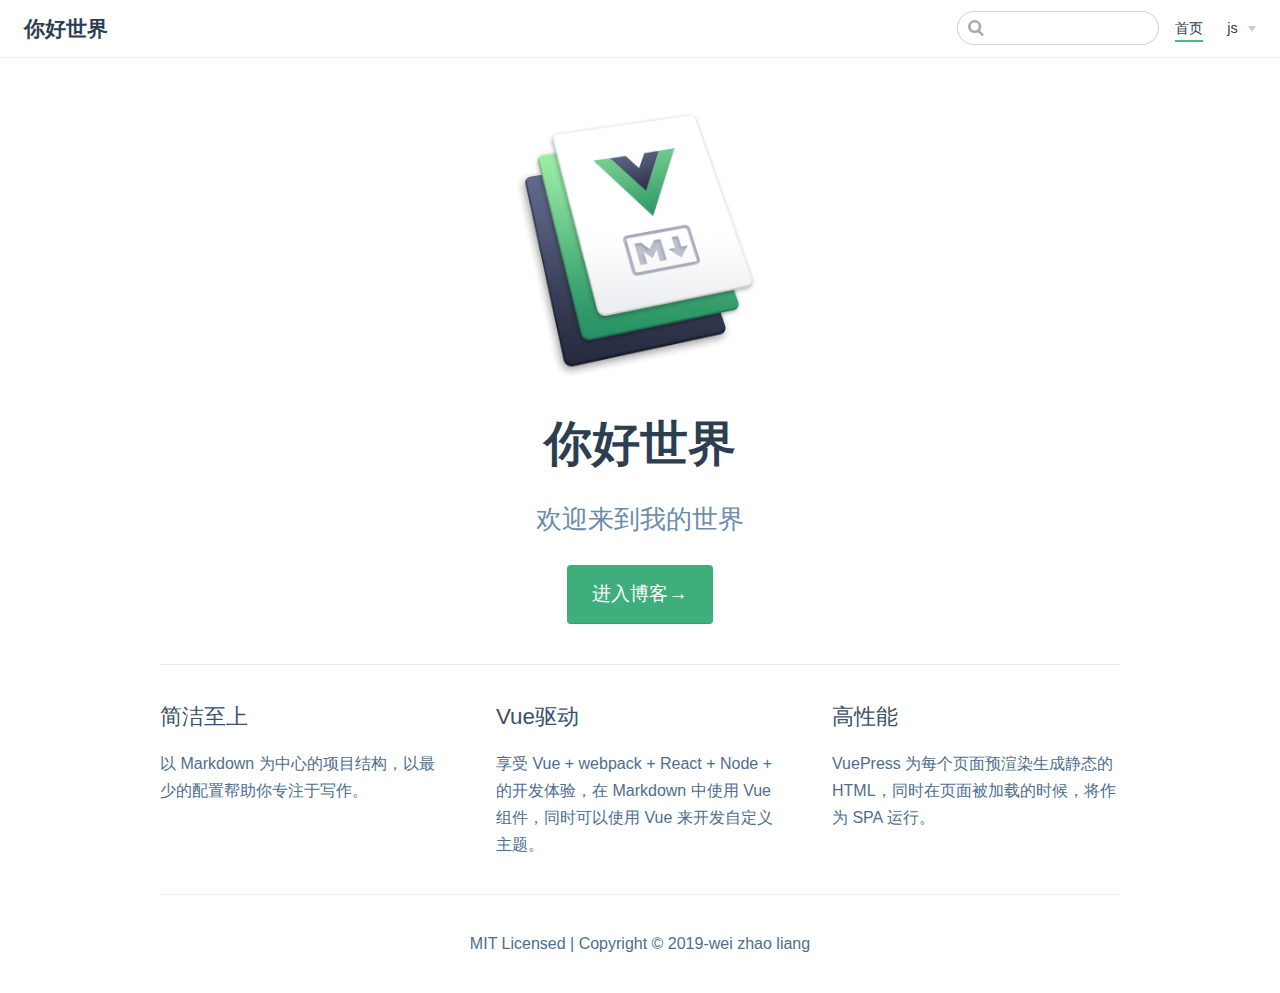
<file: index.html>
<!DOCTYPE html>
<html lang="en-US">
  <head>
    <meta charset="utf-8">
    <meta name="viewport" content="width=device-width,initial-scale=1">
    <title>你好世界</title>
    <meta name="description" content="欢迎来到我的世界">
    
    
    <link rel="preload" href="/assets/css/0.styles.cb16a670.css" as="style"><link rel="preload" href="/assets/js/app.2795dc5e.js" as="script"><link rel="preload" href="/assets/js/2.aa29f38f.js" as="script"><link rel="preload" href="/assets/js/5.f435743f.js" as="script"><link rel="prefetch" href="/assets/js/10.daba8064.js"><link rel="prefetch" href="/assets/js/11.92a8e02c.js"><link rel="prefetch" href="/assets/js/3.4bc72901.js"><link rel="prefetch" href="/assets/js/4.8a59b792.js"><link rel="prefetch" href="/assets/js/6.cafd929c.js"><link rel="prefetch" href="/assets/js/7.6dcc001c.js"><link rel="prefetch" href="/assets/js/8.ed8a7161.js"><link rel="prefetch" href="/assets/js/9.f69f357f.js">
    <link rel="stylesheet" href="/assets/css/0.styles.cb16a670.css">
  </head>
  <body>
    <div id="app" data-server-rendered="true"><div class="theme-container no-sidebar"><header class="navbar"><div class="sidebar-button"><svg xmlns="http://www.w3.org/2000/svg" aria-hidden="true" role="img" viewBox="0 0 448 512" class="icon"><path fill="currentColor" d="M436 124H12c-6.627 0-12-5.373-12-12V80c0-6.627 5.373-12 12-12h424c6.627 0 12 5.373 12 12v32c0 6.627-5.373 12-12 12zm0 160H12c-6.627 0-12-5.373-12-12v-32c0-6.627 5.373-12 12-12h424c6.627 0 12 5.373 12 12v32c0 6.627-5.373 12-12 12zm0 160H12c-6.627 0-12-5.373-12-12v-32c0-6.627 5.373-12 12-12h424c6.627 0 12 5.373 12 12v32c0 6.627-5.373 12-12 12z"></path></svg></div> <a href="/" class="home-link router-link-exact-active router-link-active"><!----> <span class="site-name">你好世界</span></a> <div class="links"><div class="search-box"><input aria-label="Search" autocomplete="off" spellcheck="false" value=""> <!----></div> <nav class="nav-links can-hide"><div class="nav-item"><a href="/" class="nav-link router-link-exact-active router-link-active">首页</a></div><div class="nav-item"><div class="dropdown-wrapper"><a class="dropdown-title"><span class="title">js</span> <span class="arrow right"></span></a> <ul class="nav-dropdown" style="display:none;"><li class="dropdown-item"><!----> <a href="/js/" class="nav-link">js基础</a></li><li class="dropdown-item"><!----> <a href="/jsg/" class="nav-link">js高级</a></li></ul></div></div> <!----></nav></div></header> <div class="sidebar-mask"></div> <aside class="sidebar"><nav class="nav-links"><div class="nav-item"><a href="/" class="nav-link router-link-exact-active router-link-active">首页</a></div><div class="nav-item"><div class="dropdown-wrapper"><a class="dropdown-title"><span class="title">js</span> <span class="arrow right"></span></a> <ul class="nav-dropdown" style="display:none;"><li class="dropdown-item"><!----> <a href="/js/" class="nav-link">js基础</a></li><li class="dropdown-item"><!----> <a href="/jsg/" class="nav-link">js高级</a></li></ul></div></div> <!----></nav>  <ul class="sidebar-links"><li><section class="sidebar-group collapsable depth-0"><p class="sidebar-heading open"><span>vue学习</span> <span class="arrow down"></span></p> <ul class="sidebar-links sidebar-group-items"><li><a href="/vuex/" class="sidebar-link">vuepress 搭建个人博客</a></li><li><a href="/props/" class="sidebar-link">这是 props 页面</a></li></ul></section></li></ul> </aside> <main aria-labelledby="main-title" class="home"><header class="hero"><img src="/hero.png" alt="hero"> <h1 id="main-title">你好世界</h1> <p class="description">
      欢迎来到我的世界
    </p> <p class="action"><a href="/zh/guide/" class="nav-link action-button">进入博客→</a></p></header> <div class="features"><div class="feature"><h2>简洁至上</h2> <p>以 Markdown 为中心的项目结构，以最少的配置帮助你专注于写作。</p></div><div class="feature"><h2>Vue驱动</h2> <p>享受 Vue + webpack + React + Node + 的开发体验，在 Markdown 中使用 Vue 组件，同时可以使用 Vue 来开发自定义主题。</p></div><div class="feature"><h2>高性能</h2> <p>VuePress 为每个页面预渲染生成静态的 HTML，同时在页面被加载的时候，将作为 SPA 运行。</p></div></div> <div class="theme-default-content custom content__default"></div> <div class="footer">
    MIT Licensed | Copyright © 2019-wei zhao liang
  </div></main></div><div class="global-ui"></div></div>
    <script src="/assets/js/app.2795dc5e.js" defer></script><script src="/assets/js/2.aa29f38f.js" defer></script><script src="/assets/js/5.f435743f.js" defer></script>
  </body>
</html>
</file>
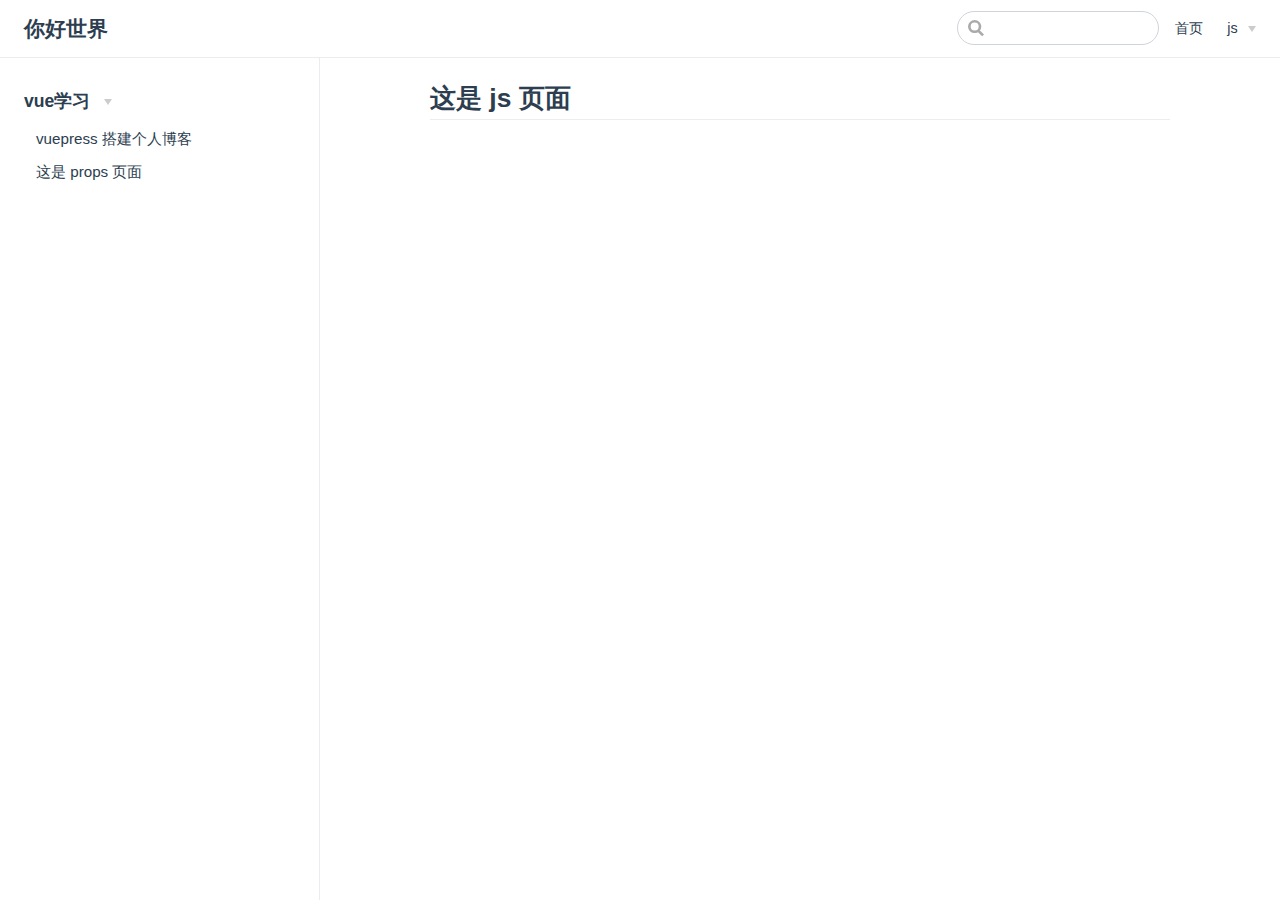
<file: js/index.html>
<!DOCTYPE html>
<html lang="en-US">
  <head>
    <meta charset="utf-8">
    <meta name="viewport" content="width=device-width,initial-scale=1">
    <title>这是 js 页面 | 你好世界</title>
    <meta name="description" content="欢迎来到我的世界">
    
    
    <link rel="preload" href="/assets/css/0.styles.cb16a670.css" as="style"><link rel="preload" href="/assets/js/app.2795dc5e.js" as="script"><link rel="preload" href="/assets/js/2.aa29f38f.js" as="script"><link rel="preload" href="/assets/js/6.cafd929c.js" as="script"><link rel="prefetch" href="/assets/js/10.daba8064.js"><link rel="prefetch" href="/assets/js/11.92a8e02c.js"><link rel="prefetch" href="/assets/js/3.4bc72901.js"><link rel="prefetch" href="/assets/js/4.8a59b792.js"><link rel="prefetch" href="/assets/js/5.f435743f.js"><link rel="prefetch" href="/assets/js/7.6dcc001c.js"><link rel="prefetch" href="/assets/js/8.ed8a7161.js"><link rel="prefetch" href="/assets/js/9.f69f357f.js">
    <link rel="stylesheet" href="/assets/css/0.styles.cb16a670.css">
  </head>
  <body>
    <div id="app" data-server-rendered="true"><div class="theme-container"><header class="navbar"><div class="sidebar-button"><svg xmlns="http://www.w3.org/2000/svg" aria-hidden="true" role="img" viewBox="0 0 448 512" class="icon"><path fill="currentColor" d="M436 124H12c-6.627 0-12-5.373-12-12V80c0-6.627 5.373-12 12-12h424c6.627 0 12 5.373 12 12v32c0 6.627-5.373 12-12 12zm0 160H12c-6.627 0-12-5.373-12-12v-32c0-6.627 5.373-12 12-12h424c6.627 0 12 5.373 12 12v32c0 6.627-5.373 12-12 12zm0 160H12c-6.627 0-12-5.373-12-12v-32c0-6.627 5.373-12 12-12h424c6.627 0 12 5.373 12 12v32c0 6.627-5.373 12-12 12z"></path></svg></div> <a href="/" class="home-link router-link-active"><!----> <span class="site-name">你好世界</span></a> <div class="links"><div class="search-box"><input aria-label="Search" autocomplete="off" spellcheck="false" value=""> <!----></div> <nav class="nav-links can-hide"><div class="nav-item"><a href="/" class="nav-link">首页</a></div><div class="nav-item"><div class="dropdown-wrapper"><a class="dropdown-title"><span class="title">js</span> <span class="arrow right"></span></a> <ul class="nav-dropdown" style="display:none;"><li class="dropdown-item"><!----> <a href="/js/" class="nav-link router-link-exact-active router-link-active">js基础</a></li><li class="dropdown-item"><!----> <a href="/jsg/" class="nav-link">js高级</a></li></ul></div></div> <!----></nav></div></header> <div class="sidebar-mask"></div> <aside class="sidebar"><nav class="nav-links"><div class="nav-item"><a href="/" class="nav-link">首页</a></div><div class="nav-item"><div class="dropdown-wrapper"><a class="dropdown-title"><span class="title">js</span> <span class="arrow right"></span></a> <ul class="nav-dropdown" style="display:none;"><li class="dropdown-item"><!----> <a href="/js/" class="nav-link router-link-exact-active router-link-active">js基础</a></li><li class="dropdown-item"><!----> <a href="/jsg/" class="nav-link">js高级</a></li></ul></div></div> <!----></nav>  <ul class="sidebar-links"><li><section class="sidebar-group collapsable depth-0"><p class="sidebar-heading open"><span>vue学习</span> <span class="arrow down"></span></p> <ul class="sidebar-links sidebar-group-items"><li><a href="/vuex/" class="sidebar-link">vuepress 搭建个人博客</a></li><li><a href="/props/" class="sidebar-link">这是 props 页面</a></li></ul></section></li></ul> </aside> <main class="page"> <div class="theme-default-content content__default"><h2 id="这是-js-页面"><a href="#这是-js-页面" aria-hidden="true" class="header-anchor">#</a> 这是 js 页面</h2></div> <footer class="page-edit"><!----> <!----></footer> <!----> </main></div><div class="global-ui"></div></div>
    <script src="/assets/js/app.2795dc5e.js" defer></script><script src="/assets/js/2.aa29f38f.js" defer></script><script src="/assets/js/6.cafd929c.js" defer></script>
  </body>
</html>
</file>
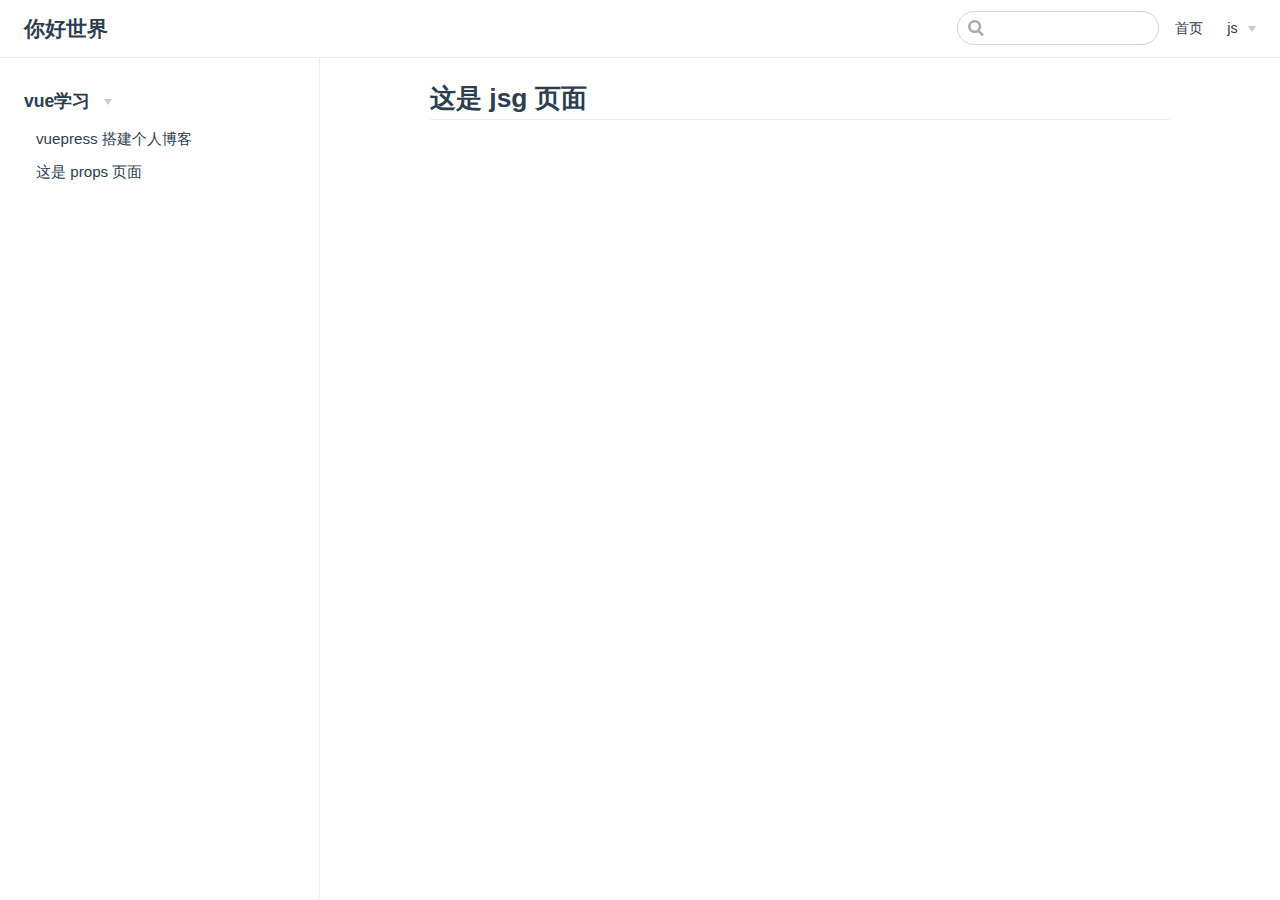
<file: jsg/index.html>
<!DOCTYPE html>
<html lang="en-US">
  <head>
    <meta charset="utf-8">
    <meta name="viewport" content="width=device-width,initial-scale=1">
    <title>这是 jsg 页面 | 你好世界</title>
    <meta name="description" content="欢迎来到我的世界">
    
    
    <link rel="preload" href="/assets/css/0.styles.cb16a670.css" as="style"><link rel="preload" href="/assets/js/app.2795dc5e.js" as="script"><link rel="preload" href="/assets/js/2.aa29f38f.js" as="script"><link rel="preload" href="/assets/js/7.6dcc001c.js" as="script"><link rel="prefetch" href="/assets/js/10.daba8064.js"><link rel="prefetch" href="/assets/js/11.92a8e02c.js"><link rel="prefetch" href="/assets/js/3.4bc72901.js"><link rel="prefetch" href="/assets/js/4.8a59b792.js"><link rel="prefetch" href="/assets/js/5.f435743f.js"><link rel="prefetch" href="/assets/js/6.cafd929c.js"><link rel="prefetch" href="/assets/js/8.ed8a7161.js"><link rel="prefetch" href="/assets/js/9.f69f357f.js">
    <link rel="stylesheet" href="/assets/css/0.styles.cb16a670.css">
  </head>
  <body>
    <div id="app" data-server-rendered="true"><div class="theme-container"><header class="navbar"><div class="sidebar-button"><svg xmlns="http://www.w3.org/2000/svg" aria-hidden="true" role="img" viewBox="0 0 448 512" class="icon"><path fill="currentColor" d="M436 124H12c-6.627 0-12-5.373-12-12V80c0-6.627 5.373-12 12-12h424c6.627 0 12 5.373 12 12v32c0 6.627-5.373 12-12 12zm0 160H12c-6.627 0-12-5.373-12-12v-32c0-6.627 5.373-12 12-12h424c6.627 0 12 5.373 12 12v32c0 6.627-5.373 12-12 12zm0 160H12c-6.627 0-12-5.373-12-12v-32c0-6.627 5.373-12 12-12h424c6.627 0 12 5.373 12 12v32c0 6.627-5.373 12-12 12z"></path></svg></div> <a href="/" class="home-link router-link-active"><!----> <span class="site-name">你好世界</span></a> <div class="links"><div class="search-box"><input aria-label="Search" autocomplete="off" spellcheck="false" value=""> <!----></div> <nav class="nav-links can-hide"><div class="nav-item"><a href="/" class="nav-link">首页</a></div><div class="nav-item"><div class="dropdown-wrapper"><a class="dropdown-title"><span class="title">js</span> <span class="arrow right"></span></a> <ul class="nav-dropdown" style="display:none;"><li class="dropdown-item"><!----> <a href="/js/" class="nav-link">js基础</a></li><li class="dropdown-item"><!----> <a href="/jsg/" class="nav-link router-link-exact-active router-link-active">js高级</a></li></ul></div></div> <!----></nav></div></header> <div class="sidebar-mask"></div> <aside class="sidebar"><nav class="nav-links"><div class="nav-item"><a href="/" class="nav-link">首页</a></div><div class="nav-item"><div class="dropdown-wrapper"><a class="dropdown-title"><span class="title">js</span> <span class="arrow right"></span></a> <ul class="nav-dropdown" style="display:none;"><li class="dropdown-item"><!----> <a href="/js/" class="nav-link">js基础</a></li><li class="dropdown-item"><!----> <a href="/jsg/" class="nav-link router-link-exact-active router-link-active">js高级</a></li></ul></div></div> <!----></nav>  <ul class="sidebar-links"><li><section class="sidebar-group collapsable depth-0"><p class="sidebar-heading open"><span>vue学习</span> <span class="arrow down"></span></p> <ul class="sidebar-links sidebar-group-items"><li><a href="/vuex/" class="sidebar-link">vuepress 搭建个人博客</a></li><li><a href="/props/" class="sidebar-link">这是 props 页面</a></li></ul></section></li></ul> </aside> <main class="page"> <div class="theme-default-content content__default"><h2 id="这是-jsg-页面"><a href="#这是-jsg-页面" aria-hidden="true" class="header-anchor">#</a> 这是 jsg 页面</h2></div> <footer class="page-edit"><!----> <!----></footer> <!----> </main></div><div class="global-ui"></div></div>
    <script src="/assets/js/app.2795dc5e.js" defer></script><script src="/assets/js/2.aa29f38f.js" defer></script><script src="/assets/js/7.6dcc001c.js" defer></script>
  </body>
</html>
</file>
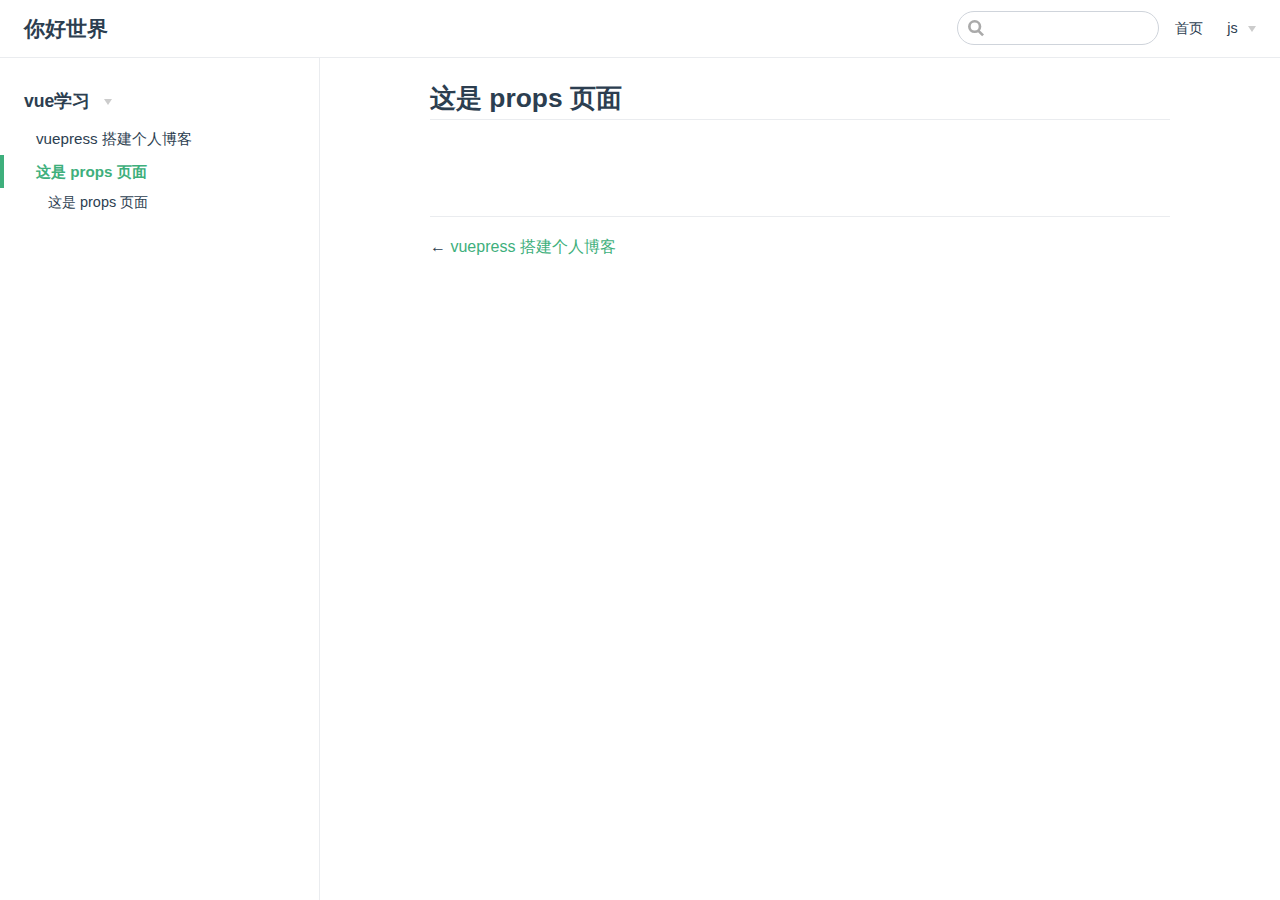
<file: props/index.html>
<!DOCTYPE html>
<html lang="en-US">
  <head>
    <meta charset="utf-8">
    <meta name="viewport" content="width=device-width,initial-scale=1">
    <title>这是 props 页面 | 你好世界</title>
    <meta name="description" content="欢迎来到我的世界">
    
    
    <link rel="preload" href="/assets/css/0.styles.cb16a670.css" as="style"><link rel="preload" href="/assets/js/app.2795dc5e.js" as="script"><link rel="preload" href="/assets/js/2.aa29f38f.js" as="script"><link rel="preload" href="/assets/js/8.ed8a7161.js" as="script"><link rel="prefetch" href="/assets/js/10.daba8064.js"><link rel="prefetch" href="/assets/js/11.92a8e02c.js"><link rel="prefetch" href="/assets/js/3.4bc72901.js"><link rel="prefetch" href="/assets/js/4.8a59b792.js"><link rel="prefetch" href="/assets/js/5.f435743f.js"><link rel="prefetch" href="/assets/js/6.cafd929c.js"><link rel="prefetch" href="/assets/js/7.6dcc001c.js"><link rel="prefetch" href="/assets/js/9.f69f357f.js">
    <link rel="stylesheet" href="/assets/css/0.styles.cb16a670.css">
  </head>
  <body>
    <div id="app" data-server-rendered="true"><div class="theme-container"><header class="navbar"><div class="sidebar-button"><svg xmlns="http://www.w3.org/2000/svg" aria-hidden="true" role="img" viewBox="0 0 448 512" class="icon"><path fill="currentColor" d="M436 124H12c-6.627 0-12-5.373-12-12V80c0-6.627 5.373-12 12-12h424c6.627 0 12 5.373 12 12v32c0 6.627-5.373 12-12 12zm0 160H12c-6.627 0-12-5.373-12-12v-32c0-6.627 5.373-12 12-12h424c6.627 0 12 5.373 12 12v32c0 6.627-5.373 12-12 12zm0 160H12c-6.627 0-12-5.373-12-12v-32c0-6.627 5.373-12 12-12h424c6.627 0 12 5.373 12 12v32c0 6.627-5.373 12-12 12z"></path></svg></div> <a href="/" class="home-link router-link-active"><!----> <span class="site-name">你好世界</span></a> <div class="links"><div class="search-box"><input aria-label="Search" autocomplete="off" spellcheck="false" value=""> <!----></div> <nav class="nav-links can-hide"><div class="nav-item"><a href="/" class="nav-link">首页</a></div><div class="nav-item"><div class="dropdown-wrapper"><a class="dropdown-title"><span class="title">js</span> <span class="arrow right"></span></a> <ul class="nav-dropdown" style="display:none;"><li class="dropdown-item"><!----> <a href="/js/" class="nav-link">js基础</a></li><li class="dropdown-item"><!----> <a href="/jsg/" class="nav-link">js高级</a></li></ul></div></div> <!----></nav></div></header> <div class="sidebar-mask"></div> <aside class="sidebar"><nav class="nav-links"><div class="nav-item"><a href="/" class="nav-link">首页</a></div><div class="nav-item"><div class="dropdown-wrapper"><a class="dropdown-title"><span class="title">js</span> <span class="arrow right"></span></a> <ul class="nav-dropdown" style="display:none;"><li class="dropdown-item"><!----> <a href="/js/" class="nav-link">js基础</a></li><li class="dropdown-item"><!----> <a href="/jsg/" class="nav-link">js高级</a></li></ul></div></div> <!----></nav>  <ul class="sidebar-links"><li><section class="sidebar-group collapsable depth-0"><p class="sidebar-heading open"><span>vue学习</span> <span class="arrow down"></span></p> <ul class="sidebar-links sidebar-group-items"><li><a href="/vuex/" class="sidebar-link">vuepress 搭建个人博客</a></li><li><a href="/props/" class="active sidebar-link">这是 props 页面</a><ul class="sidebar-sub-headers"><li class="sidebar-sub-header"><a href="/props/#这是-props-页面" class="sidebar-link">这是 props 页面</a></li></ul></li></ul></section></li></ul> </aside> <main class="page"> <div class="theme-default-content content__default"><h2 id="这是-props-页面"><a href="#这是-props-页面" aria-hidden="true" class="header-anchor">#</a> 这是 props 页面</h2></div> <footer class="page-edit"><!----> <!----></footer> <div class="page-nav"><p class="inner"><span class="prev">
        ←
        <a href="/vuex/" class="prev">
          vuepress 搭建个人博客
        </a></span> <!----></p></div> </main></div><div class="global-ui"></div></div>
    <script src="/assets/js/app.2795dc5e.js" defer></script><script src="/assets/js/2.aa29f38f.js" defer></script><script src="/assets/js/8.ed8a7161.js" defer></script>
  </body>
</html>
</file>
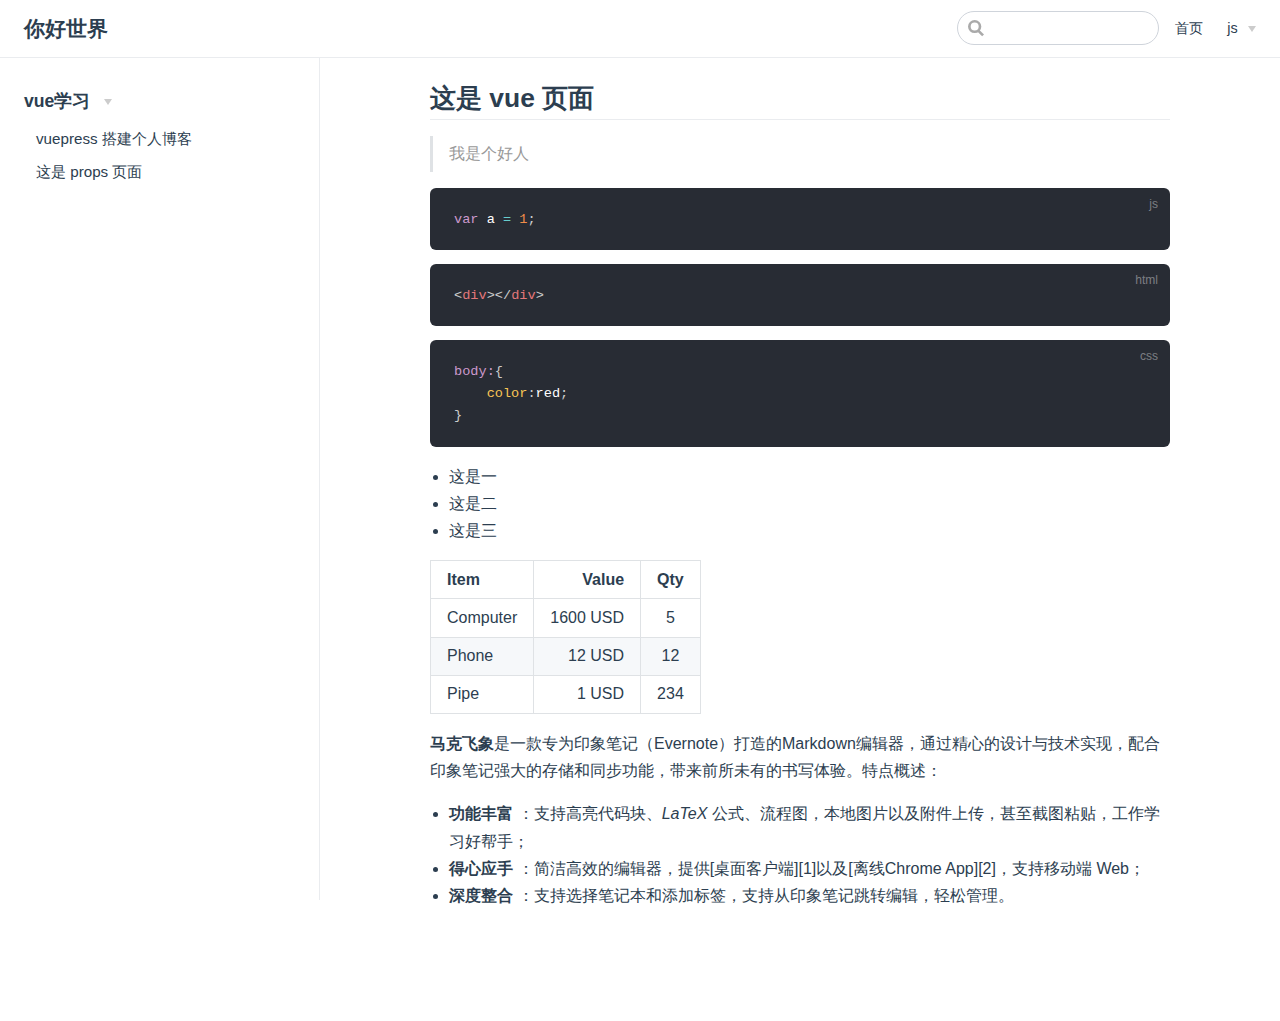
<file: vue/index.html>
<!DOCTYPE html>
<html lang="en-US">
  <head>
    <meta charset="utf-8">
    <meta name="viewport" content="width=device-width,initial-scale=1">
    <title>这是 vue 页面 | 你好世界</title>
    <meta name="description" content="欢迎来到我的世界">
    
    
    <link rel="preload" href="/assets/css/0.styles.cb16a670.css" as="style"><link rel="preload" href="/assets/js/app.2795dc5e.js" as="script"><link rel="preload" href="/assets/js/2.aa29f38f.js" as="script"><link rel="preload" href="/assets/js/9.f69f357f.js" as="script"><link rel="prefetch" href="/assets/js/10.daba8064.js"><link rel="prefetch" href="/assets/js/11.92a8e02c.js"><link rel="prefetch" href="/assets/js/3.4bc72901.js"><link rel="prefetch" href="/assets/js/4.8a59b792.js"><link rel="prefetch" href="/assets/js/5.f435743f.js"><link rel="prefetch" href="/assets/js/6.cafd929c.js"><link rel="prefetch" href="/assets/js/7.6dcc001c.js"><link rel="prefetch" href="/assets/js/8.ed8a7161.js">
    <link rel="stylesheet" href="/assets/css/0.styles.cb16a670.css">
  </head>
  <body>
    <div id="app" data-server-rendered="true"><div class="theme-container"><header class="navbar"><div class="sidebar-button"><svg xmlns="http://www.w3.org/2000/svg" aria-hidden="true" role="img" viewBox="0 0 448 512" class="icon"><path fill="currentColor" d="M436 124H12c-6.627 0-12-5.373-12-12V80c0-6.627 5.373-12 12-12h424c6.627 0 12 5.373 12 12v32c0 6.627-5.373 12-12 12zm0 160H12c-6.627 0-12-5.373-12-12v-32c0-6.627 5.373-12 12-12h424c6.627 0 12 5.373 12 12v32c0 6.627-5.373 12-12 12zm0 160H12c-6.627 0-12-5.373-12-12v-32c0-6.627 5.373-12 12-12h424c6.627 0 12 5.373 12 12v32c0 6.627-5.373 12-12 12z"></path></svg></div> <a href="/" class="home-link router-link-active"><!----> <span class="site-name">你好世界</span></a> <div class="links"><div class="search-box"><input aria-label="Search" autocomplete="off" spellcheck="false" value=""> <!----></div> <nav class="nav-links can-hide"><div class="nav-item"><a href="/" class="nav-link">首页</a></div><div class="nav-item"><div class="dropdown-wrapper"><a class="dropdown-title"><span class="title">js</span> <span class="arrow right"></span></a> <ul class="nav-dropdown" style="display:none;"><li class="dropdown-item"><!----> <a href="/js/" class="nav-link">js基础</a></li><li class="dropdown-item"><!----> <a href="/jsg/" class="nav-link">js高级</a></li></ul></div></div> <!----></nav></div></header> <div class="sidebar-mask"></div> <aside class="sidebar"><nav class="nav-links"><div class="nav-item"><a href="/" class="nav-link">首页</a></div><div class="nav-item"><div class="dropdown-wrapper"><a class="dropdown-title"><span class="title">js</span> <span class="arrow right"></span></a> <ul class="nav-dropdown" style="display:none;"><li class="dropdown-item"><!----> <a href="/js/" class="nav-link">js基础</a></li><li class="dropdown-item"><!----> <a href="/jsg/" class="nav-link">js高级</a></li></ul></div></div> <!----></nav>  <ul class="sidebar-links"><li><section class="sidebar-group collapsable depth-0"><p class="sidebar-heading open"><span>vue学习</span> <span class="arrow down"></span></p> <ul class="sidebar-links sidebar-group-items"><li><a href="/vuex/" class="sidebar-link">vuepress 搭建个人博客</a></li><li><a href="/props/" class="sidebar-link">这是 props 页面</a></li></ul></section></li></ul> </aside> <main class="page"> <div class="theme-default-content content__default"><h2 id="这是-vue-页面"><a href="#这是-vue-页面" aria-hidden="true" class="header-anchor">#</a> 这是 vue 页面</h2> <blockquote><p>我是个好人</p></blockquote> <div class="language-js extra-class"><pre class="language-js"><code><span class="token keyword">var</span> a <span class="token operator">=</span> <span class="token number">1</span><span class="token punctuation">;</span>
</code></pre></div><div class="language-html extra-class"><pre class="language-html"><code><span class="token tag"><span class="token tag"><span class="token punctuation">&lt;</span>div</span><span class="token punctuation">&gt;</span></span><span class="token tag"><span class="token tag"><span class="token punctuation">&lt;/</span>div</span><span class="token punctuation">&gt;</span></span>
</code></pre></div><div class="language-css extra-class"><pre class="language-css"><code><span class="token selector">body:</span><span class="token punctuation">{</span>
    <span class="token property">color</span><span class="token punctuation">:</span>red<span class="token punctuation">;</span>
<span class="token punctuation">}</span>
</code></pre></div><ul><li>这是一</li> <li>这是二</li> <li>这是三</li></ul> <table><thead><tr><th style="text-align:left;">Item</th> <th style="text-align:right;">Value</th> <th style="text-align:center;">Qty</th></tr></thead> <tbody><tr><td style="text-align:left;">Computer</td> <td style="text-align:right;">1600 USD</td> <td style="text-align:center;">5</td></tr> <tr><td style="text-align:left;">Phone</td> <td style="text-align:right;">12 USD</td> <td style="text-align:center;">12</td></tr> <tr><td style="text-align:left;">Pipe</td> <td style="text-align:right;">1 USD</td> <td style="text-align:center;">234</td></tr></tbody></table> <p><strong>马克飞象</strong>是一款专为印象笔记（Evernote）打造的Markdown编辑器，通过精心的设计与技术实现，配合印象笔记强大的存储和同步功能，带来前所未有的书写体验。特点概述：</p> <ul><li><strong>功能丰富</strong> ：支持高亮代码块、<em>LaTeX</em> 公式、流程图，本地图片以及附件上传，甚至截图粘贴，工作学习好帮手；</li> <li><strong>得心应手</strong> ：简洁高效的编辑器，提供[桌面客户端][1]以及[离线Chrome App][2]，支持移动端 Web；</li> <li><strong>深度整合</strong> ：支持选择笔记本和添加标签，支持从印象笔记跳转编辑，轻松管理。</li></ul></div> <footer class="page-edit"><!----> <!----></footer> <!----> </main></div><div class="global-ui"></div></div>
    <script src="/assets/js/app.2795dc5e.js" defer></script><script src="/assets/js/2.aa29f38f.js" defer></script><script src="/assets/js/9.f69f357f.js" defer></script>
  </body>
</html>
</file>
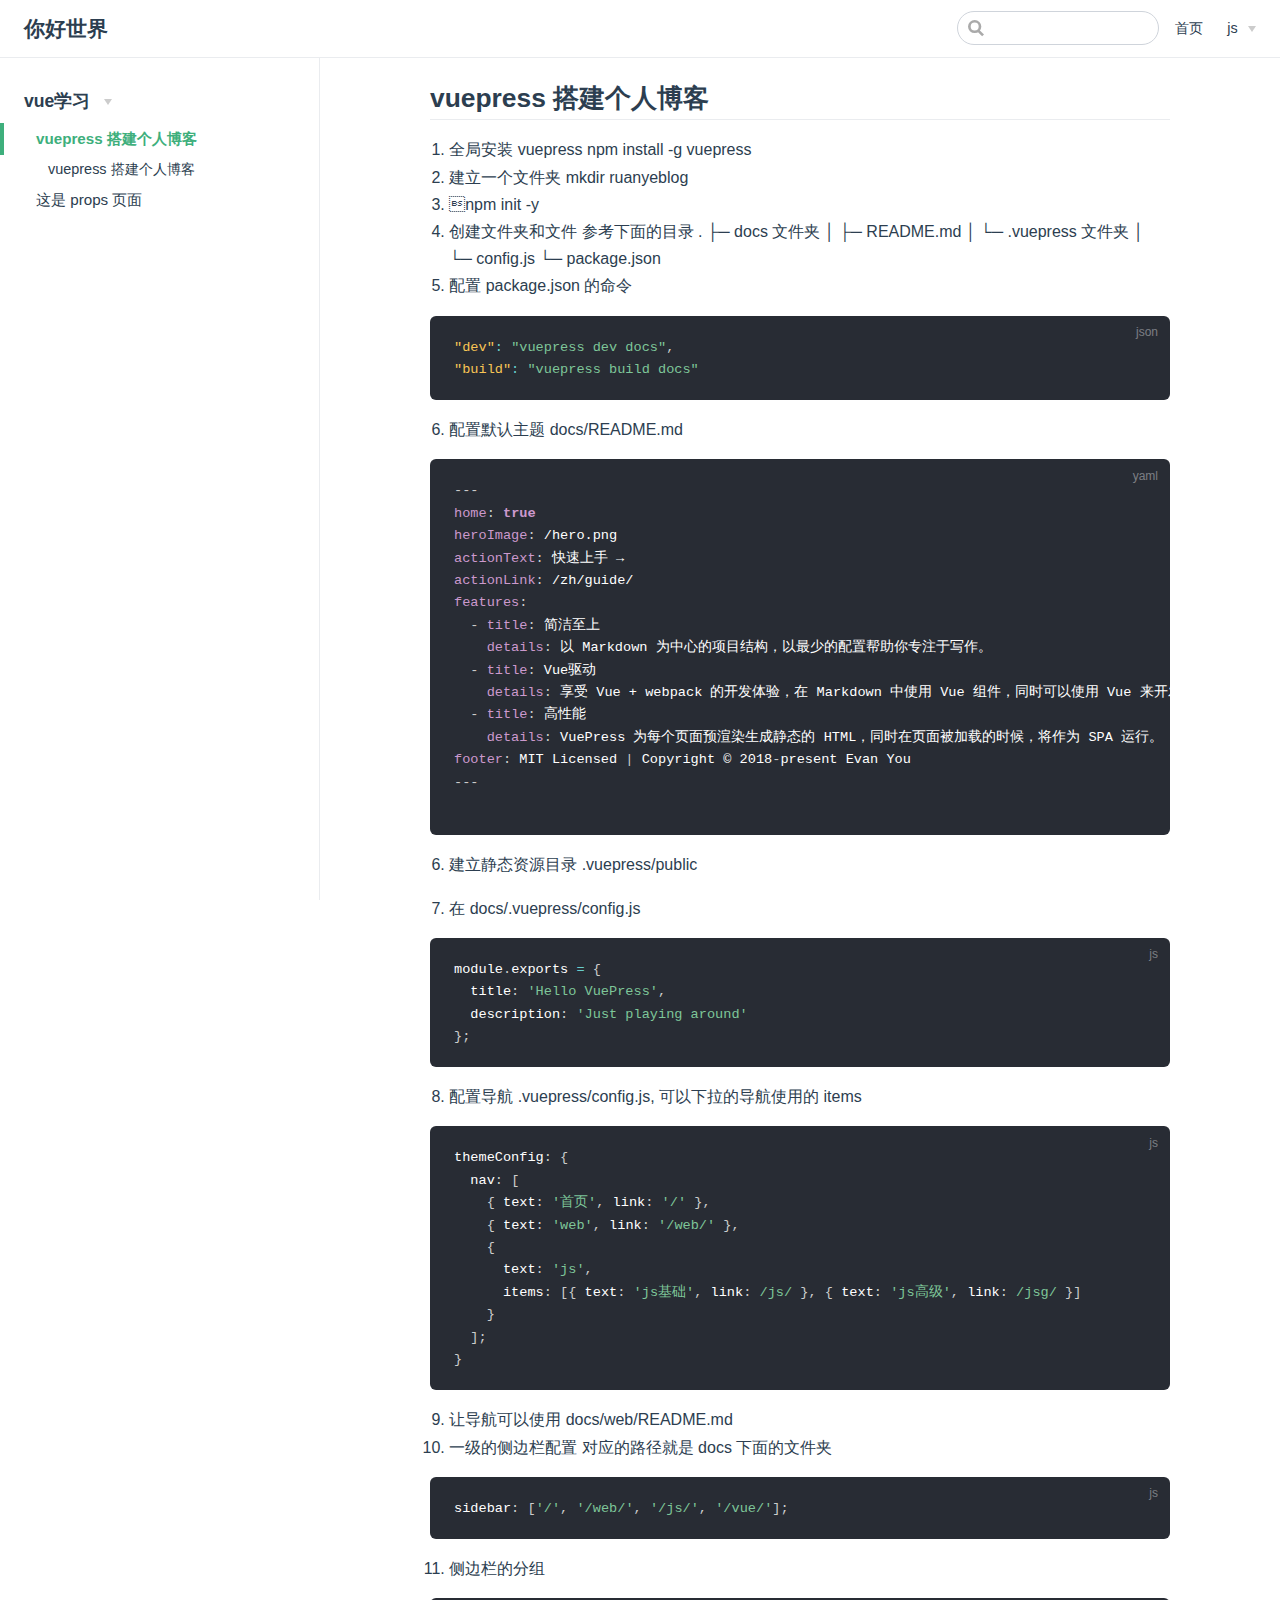
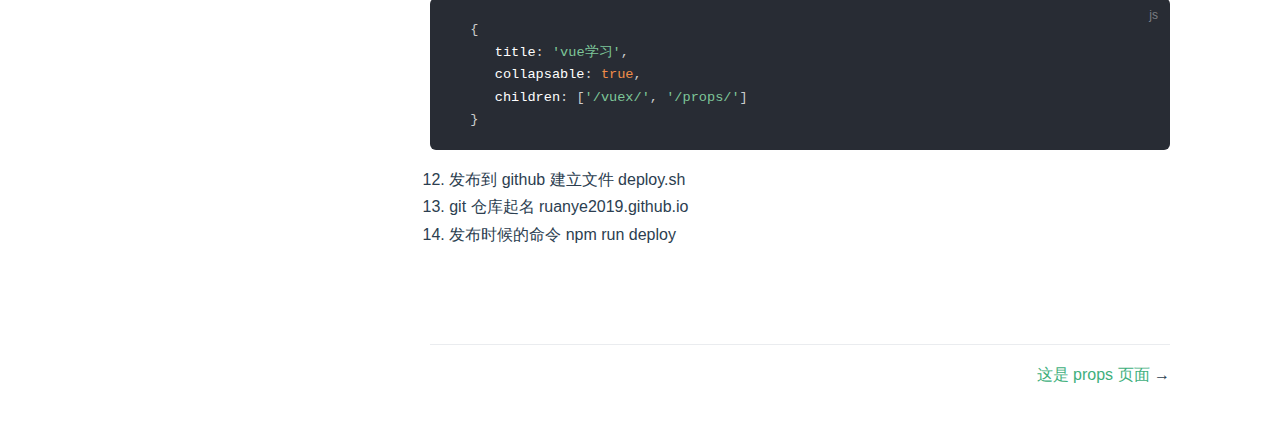
<file: vuex/index.html>
<!DOCTYPE html>
<html lang="en-US">
  <head>
    <meta charset="utf-8">
    <meta name="viewport" content="width=device-width,initial-scale=1">
    <title>vuepress 搭建个人博客 | 你好世界</title>
    <meta name="description" content="欢迎来到我的世界">
    
    
    <link rel="preload" href="/assets/css/0.styles.cb16a670.css" as="style"><link rel="preload" href="/assets/js/app.2795dc5e.js" as="script"><link rel="preload" href="/assets/js/2.aa29f38f.js" as="script"><link rel="preload" href="/assets/js/10.daba8064.js" as="script"><link rel="prefetch" href="/assets/js/11.92a8e02c.js"><link rel="prefetch" href="/assets/js/3.4bc72901.js"><link rel="prefetch" href="/assets/js/4.8a59b792.js"><link rel="prefetch" href="/assets/js/5.f435743f.js"><link rel="prefetch" href="/assets/js/6.cafd929c.js"><link rel="prefetch" href="/assets/js/7.6dcc001c.js"><link rel="prefetch" href="/assets/js/8.ed8a7161.js"><link rel="prefetch" href="/assets/js/9.f69f357f.js">
    <link rel="stylesheet" href="/assets/css/0.styles.cb16a670.css">
  </head>
  <body>
    <div id="app" data-server-rendered="true"><div class="theme-container"><header class="navbar"><div class="sidebar-button"><svg xmlns="http://www.w3.org/2000/svg" aria-hidden="true" role="img" viewBox="0 0 448 512" class="icon"><path fill="currentColor" d="M436 124H12c-6.627 0-12-5.373-12-12V80c0-6.627 5.373-12 12-12h424c6.627 0 12 5.373 12 12v32c0 6.627-5.373 12-12 12zm0 160H12c-6.627 0-12-5.373-12-12v-32c0-6.627 5.373-12 12-12h424c6.627 0 12 5.373 12 12v32c0 6.627-5.373 12-12 12zm0 160H12c-6.627 0-12-5.373-12-12v-32c0-6.627 5.373-12 12-12h424c6.627 0 12 5.373 12 12v32c0 6.627-5.373 12-12 12z"></path></svg></div> <a href="/" class="home-link router-link-active"><!----> <span class="site-name">你好世界</span></a> <div class="links"><div class="search-box"><input aria-label="Search" autocomplete="off" spellcheck="false" value=""> <!----></div> <nav class="nav-links can-hide"><div class="nav-item"><a href="/" class="nav-link">首页</a></div><div class="nav-item"><div class="dropdown-wrapper"><a class="dropdown-title"><span class="title">js</span> <span class="arrow right"></span></a> <ul class="nav-dropdown" style="display:none;"><li class="dropdown-item"><!----> <a href="/js/" class="nav-link">js基础</a></li><li class="dropdown-item"><!----> <a href="/jsg/" class="nav-link">js高级</a></li></ul></div></div> <!----></nav></div></header> <div class="sidebar-mask"></div> <aside class="sidebar"><nav class="nav-links"><div class="nav-item"><a href="/" class="nav-link">首页</a></div><div class="nav-item"><div class="dropdown-wrapper"><a class="dropdown-title"><span class="title">js</span> <span class="arrow right"></span></a> <ul class="nav-dropdown" style="display:none;"><li class="dropdown-item"><!----> <a href="/js/" class="nav-link">js基础</a></li><li class="dropdown-item"><!----> <a href="/jsg/" class="nav-link">js高级</a></li></ul></div></div> <!----></nav>  <ul class="sidebar-links"><li><section class="sidebar-group collapsable depth-0"><p class="sidebar-heading open"><span>vue学习</span> <span class="arrow down"></span></p> <ul class="sidebar-links sidebar-group-items"><li><a href="/vuex/" class="active sidebar-link">vuepress 搭建个人博客</a><ul class="sidebar-sub-headers"><li class="sidebar-sub-header"><a href="/vuex/#vuepress-搭建个人博客" class="sidebar-link">vuepress 搭建个人博客</a></li></ul></li><li><a href="/props/" class="sidebar-link">这是 props 页面</a></li></ul></section></li></ul> </aside> <main class="page"> <div class="theme-default-content content__default"><h2 id="vuepress-搭建个人博客"><a href="#vuepress-搭建个人博客" aria-hidden="true" class="header-anchor">#</a> vuepress 搭建个人博客</h2> <ol><li>全局安装 vuepress
npm install -g vuepress</li> <li>建立一个文件夹
mkdir ruanyeblog</li> <li>npm init -y</li> <li>创建文件夹和文件 参考下面的目录
.
├─ docs 文件夹
│ ├─ README.md
│ └─ .vuepress 文件夹
│ └─ config.js
└─ package.json</li> <li>配置 package.json 的命令</li></ol> <div class="language-json extra-class"><pre class="language-json"><code><span class="token property">&quot;dev&quot;</span><span class="token operator">:</span> <span class="token string">&quot;vuepress dev docs&quot;</span><span class="token punctuation">,</span>
<span class="token property">&quot;build&quot;</span><span class="token operator">:</span> <span class="token string">&quot;vuepress build docs&quot;</span>
</code></pre></div><ol start="6"><li>配置默认主题 docs/README.md</li></ol> <div class="language-yaml extra-class"><pre class="language-yaml"><code><span class="token punctuation">---</span>
<span class="token key atrule">home</span><span class="token punctuation">:</span> <span class="token boolean important">true</span>
<span class="token key atrule">heroImage</span><span class="token punctuation">:</span> /hero.png
<span class="token key atrule">actionText</span><span class="token punctuation">:</span> 快速上手 →
<span class="token key atrule">actionLink</span><span class="token punctuation">:</span> /zh/guide/
<span class="token key atrule">features</span><span class="token punctuation">:</span>
  <span class="token punctuation">-</span> <span class="token key atrule">title</span><span class="token punctuation">:</span> 简洁至上
    <span class="token key atrule">details</span><span class="token punctuation">:</span> 以 Markdown 为中心的项目结构，以最少的配置帮助你专注于写作。
  <span class="token punctuation">-</span> <span class="token key atrule">title</span><span class="token punctuation">:</span> Vue驱动
    <span class="token key atrule">details</span><span class="token punctuation">:</span> 享受 Vue + webpack 的开发体验，在 Markdown 中使用 Vue 组件，同时可以使用 Vue 来开发自定义主题。
  <span class="token punctuation">-</span> <span class="token key atrule">title</span><span class="token punctuation">:</span> 高性能
    <span class="token key atrule">details</span><span class="token punctuation">:</span> VuePress 为每个页面预渲染生成静态的 HTML，同时在页面被加载的时候，将作为 SPA 运行。
<span class="token key atrule">footer</span><span class="token punctuation">:</span> MIT Licensed <span class="token punctuation">|</span> Copyright © 2018<span class="token punctuation">-</span>present Evan You
<span class="token punctuation">---</span>

</code></pre></div><ol start="6"><li><p>建立静态资源目录
.vuepress/public</p></li> <li><p>在 docs/.vuepress/config.js</p></li></ol> <div class="language-js extra-class"><pre class="language-js"><code>module<span class="token punctuation">.</span>exports <span class="token operator">=</span> <span class="token punctuation">{</span>
  title<span class="token punctuation">:</span> <span class="token string">'Hello VuePress'</span><span class="token punctuation">,</span>
  description<span class="token punctuation">:</span> <span class="token string">'Just playing around'</span>
<span class="token punctuation">}</span><span class="token punctuation">;</span>
</code></pre></div><ol start="8"><li>配置导航 .vuepress/config.js,
可以下拉的导航使用的 items</li></ol> <div class="language-js extra-class"><pre class="language-js"><code>themeConfig<span class="token punctuation">:</span> <span class="token punctuation">{</span>
  nav<span class="token punctuation">:</span> <span class="token punctuation">[</span>
    <span class="token punctuation">{</span> text<span class="token punctuation">:</span> <span class="token string">'首页'</span><span class="token punctuation">,</span> link<span class="token punctuation">:</span> <span class="token string">'/'</span> <span class="token punctuation">}</span><span class="token punctuation">,</span>
    <span class="token punctuation">{</span> text<span class="token punctuation">:</span> <span class="token string">'web'</span><span class="token punctuation">,</span> link<span class="token punctuation">:</span> <span class="token string">'/web/'</span> <span class="token punctuation">}</span><span class="token punctuation">,</span>
    <span class="token punctuation">{</span>
      text<span class="token punctuation">:</span> <span class="token string">'js'</span><span class="token punctuation">,</span>
      items<span class="token punctuation">:</span> <span class="token punctuation">[</span><span class="token punctuation">{</span> text<span class="token punctuation">:</span> <span class="token string">'js基础'</span><span class="token punctuation">,</span> link<span class="token punctuation">:</span> <span class="token regex">/js/</span> <span class="token punctuation">}</span><span class="token punctuation">,</span> <span class="token punctuation">{</span> text<span class="token punctuation">:</span> <span class="token string">'js高级'</span><span class="token punctuation">,</span> link<span class="token punctuation">:</span> <span class="token regex">/jsg/</span> <span class="token punctuation">}</span><span class="token punctuation">]</span>
    <span class="token punctuation">}</span>
  <span class="token punctuation">]</span><span class="token punctuation">;</span>
<span class="token punctuation">}</span>
</code></pre></div><ol start="9"><li>让导航可以使用
docs/web/README.md</li> <li>一级的侧边栏配置 对应的路径就是 docs 下面的文件夹</li></ol> <div class="language-js extra-class"><pre class="language-js"><code>sidebar<span class="token punctuation">:</span> <span class="token punctuation">[</span><span class="token string">'/'</span><span class="token punctuation">,</span> <span class="token string">'/web/'</span><span class="token punctuation">,</span> <span class="token string">'/js/'</span><span class="token punctuation">,</span> <span class="token string">'/vue/'</span><span class="token punctuation">]</span><span class="token punctuation">;</span>
</code></pre></div><ol start="11"><li>侧边栏的分组</li></ol> <div class="language-js extra-class"><pre class="language-js"><code>  <span class="token punctuation">{</span>
     title<span class="token punctuation">:</span> <span class="token string">'vue学习'</span><span class="token punctuation">,</span>
     collapsable<span class="token punctuation">:</span> <span class="token boolean">true</span><span class="token punctuation">,</span>
     children<span class="token punctuation">:</span> <span class="token punctuation">[</span><span class="token string">'/vuex/'</span><span class="token punctuation">,</span> <span class="token string">'/props/'</span><span class="token punctuation">]</span>
  <span class="token punctuation">}</span>
</code></pre></div><ol start="12"><li>发布到 github
建立文件 deploy.sh</li> <li>git 仓库起名
ruanye2019.github.io</li> <li>发布时候的命令
npm run deploy</li></ol></div> <footer class="page-edit"><!----> <!----></footer> <div class="page-nav"><p class="inner"><!----> <span class="next"><a href="/props/">
          这是 props 页面
        </a>
        →
      </span></p></div> </main></div><div class="global-ui"></div></div>
    <script src="/assets/js/app.2795dc5e.js" defer></script><script src="/assets/js/2.aa29f38f.js" defer></script><script src="/assets/js/10.daba8064.js" defer></script>
  </body>
</html>
</file>
<file: assets/css/0.styles.cb16a670.css>
#nprogress{pointer-events:none}#nprogress .bar{background:#3eaf7c;position:fixed;z-index:1031;top:0;left:0;width:100%;height:2px}#nprogress .peg{display:block;position:absolute;right:0;width:100px;height:100%;box-shadow:0 0 10px #3eaf7c,0 0 5px #3eaf7c;opacity:1;transform:rotate(3deg) translateY(-4px)}#nprogress .spinner{display:block;position:fixed;z-index:1031;top:15px;right:15px}#nprogress .spinner-icon{width:18px;height:18px;box-sizing:border-box;border-color:#3eaf7c transparent transparent #3eaf7c;border-style:solid;border-width:2px;border-radius:50%;animation:nprogress-spinner .4s linear infinite}.nprogress-custom-parent{overflow:hidden;position:relative}.nprogress-custom-parent #nprogress .bar,.nprogress-custom-parent #nprogress .spinner{position:absolute}@keyframes nprogress-spinner{0%{transform:rotate(0deg)}to{transform:rotate(1turn)}}.icon.outbound{color:#aaa;display:inline-block;vertical-align:middle;position:relative;top:-1px}.home{padding:3.6rem 2rem 0;max-width:960px;margin:0 auto;display:block}.home .hero{text-align:center}.home .hero img{max-width:100%;max-height:280px;display:block;margin:3rem auto 1.5rem}.home .hero h1{font-size:3rem}.home .hero .action,.home .hero .description,.home .hero h1{margin:1.8rem auto}.home .hero .description{max-width:35rem;font-size:1.6rem;line-height:1.3;color:#6a8bad}.home .hero .action-button{display:inline-block;font-size:1.2rem;color:#fff;background-color:#3eaf7c;padding:.8rem 1.6rem;border-radius:4px;transition:background-color .1s ease;box-sizing:border-box;border-bottom:1px solid #389d70}.home .hero .action-button:hover{background-color:#4abf8a}.home .features{border-top:1px solid #eaecef;padding:1.2rem 0;margin-top:2.5rem;display:flex;flex-wrap:wrap;align-items:flex-start;align-content:stretch;justify-content:space-between}.home .feature{flex-grow:1;flex-basis:30%;max-width:30%}.home .feature h2{font-size:1.4rem;font-weight:500;border-bottom:none;padding-bottom:0;color:#3a5169}.home .feature p{color:#4e6e8e}.home .footer{padding:2.5rem;border-top:1px solid #eaecef;text-align:center;color:#4e6e8e}@media (max-width:719px){.home .features{flex-direction:column}.home .feature{max-width:100%;padding:0 2.5rem}}@media (max-width:419px){.home{padding-left:1.5rem;padding-right:1.5rem}.home .hero img{max-height:210px;margin:2rem auto 1.2rem}.home .hero h1{font-size:2rem}.home .hero .action,.home .hero .description,.home .hero h1{margin:1.2rem auto}.home .hero .description{font-size:1.2rem}.home .hero .action-button{font-size:1rem;padding:.6rem 1.2rem}.home .feature h2{font-size:1.25rem}}.search-box{display:inline-block;position:relative;margin-right:1rem}.search-box input{cursor:text;width:10rem;height:2rem;color:#4e6e8e;display:inline-block;border:1px solid #cfd4db;border-radius:2rem;font-size:.9rem;line-height:2rem;padding:0 .5rem 0 2rem;outline:none;transition:all .2s ease;background:#fff url(/assets/img/search.83621669.svg) .6rem .5rem no-repeat;background-size:1rem}.search-box input:focus{cursor:auto;border-color:#3eaf7c}.search-box .suggestions{background:#fff;width:20rem;position:absolute;top:1.5rem;border:1px solid #cfd4db;border-radius:6px;padding:.4rem;list-style-type:none}.search-box .suggestions.align-right{right:0}.search-box .suggestion{line-height:1.4;padding:.4rem .6rem;border-radius:4px;cursor:pointer}.search-box .suggestion a{white-space:normal;color:#5d82a6}.search-box .suggestion a .page-title{font-weight:600}.search-box .suggestion a .header{font-size:.9em;margin-left:.25em}.search-box .suggestion.focused{background-color:#f3f4f5}.search-box .suggestion.focused a{color:#3eaf7c}@media (max-width:959px){.search-box input{cursor:pointer;width:0;border-color:transparent;position:relative}.search-box input:focus{cursor:text;left:0;width:10rem}}@media (-ms-high-contrast:none){.search-box input{height:2rem}}@media (max-width:959px) and (min-width:719px){.search-box .suggestions{left:0}}@media (max-width:719px){.search-box{margin-right:0}.search-box input{left:1rem}.search-box .suggestions{right:0}}@media (max-width:419px){.search-box .suggestions{width:calc(100vw - 4rem)}.search-box input:focus{width:8rem}}.sidebar-button{cursor:pointer;display:none;width:1.25rem;height:1.25rem;position:absolute;padding:.6rem;top:.6rem;left:1rem}.sidebar-button .icon{display:block;width:1.25rem;height:1.25rem}@media (max-width:719px){.sidebar-button{display:block}}.dropdown-enter,.dropdown-leave-to{height:0!important}.dropdown-wrapper{cursor:pointer}.dropdown-wrapper .dropdown-title{display:block}.dropdown-wrapper .dropdown-title:hover{border-color:transparent}.dropdown-wrapper .dropdown-title .arrow{vertical-align:middle;margin-top:-1px;margin-left:.4rem}.dropdown-wrapper .nav-dropdown .dropdown-item{color:inherit;line-height:1.7rem}.dropdown-wrapper .nav-dropdown .dropdown-item h4{margin:.45rem 0 0;border-top:1px solid #eee;padding:.45rem 1.5rem 0 1.25rem}.dropdown-wrapper .nav-dropdown .dropdown-item .dropdown-subitem-wrapper{padding:0;list-style:none}.dropdown-wrapper .nav-dropdown .dropdown-item .dropdown-subitem-wrapper .dropdown-subitem{font-size:.9em}.dropdown-wrapper .nav-dropdown .dropdown-item a{display:block;line-height:1.7rem;position:relative;border-bottom:none;font-weight:400;margin-bottom:0;padding:0 1.5rem 0 1.25rem}.dropdown-wrapper .nav-dropdown .dropdown-item a.router-link-active,.dropdown-wrapper .nav-dropdown .dropdown-item a:hover{color:#3eaf7c}.dropdown-wrapper .nav-dropdown .dropdown-item a.router-link-active:after{content:"";width:0;height:0;border-left:5px solid #3eaf7c;border-top:3px solid transparent;border-bottom:3px solid transparent;position:absolute;top:calc(50% - 2px);left:9px}.dropdown-wrapper .nav-dropdown .dropdown-item:first-child h4{margin-top:0;padding-top:0;border-top:0}@media (max-width:719px){.dropdown-wrapper.open .dropdown-title{margin-bottom:.5rem}.dropdown-wrapper .nav-dropdown{transition:height .1s ease-out;overflow:hidden}.dropdown-wrapper .nav-dropdown .dropdown-item h4{border-top:0;margin-top:0;padding-top:0}.dropdown-wrapper .nav-dropdown .dropdown-item>a,.dropdown-wrapper .nav-dropdown .dropdown-item h4{font-size:15px;line-height:2rem}.dropdown-wrapper .nav-dropdown .dropdown-item .dropdown-subitem{font-size:14px;padding-left:1rem}}@media (min-width:719px){.dropdown-wrapper{height:1.8rem}.dropdown-wrapper:hover .nav-dropdown{display:block!important}.dropdown-wrapper .dropdown-title .arrow{border-left:4px solid transparent;border-right:4px solid transparent;border-top:6px solid #ccc;border-bottom:0}.dropdown-wrapper .nav-dropdown{display:none;height:auto!important;box-sizing:border-box;max-height:calc(100vh - 2.7rem);overflow-y:auto;position:absolute;top:100%;right:0;background-color:#fff;padding:.6rem 0;border:1px solid;border-color:#ddd #ddd #ccc;text-align:left;border-radius:.25rem;white-space:nowrap;margin:0}}.nav-links{display:inline-block}.nav-links a{line-height:1.4rem;color:inherit}.nav-links a.router-link-active,.nav-links a:hover{color:#3eaf7c}.nav-links .nav-item{position:relative;display:inline-block;margin-left:1.5rem;line-height:2rem}.nav-links .nav-item:first-child{margin-left:0}.nav-links .repo-link{margin-left:1.5rem}@media (max-width:719px){.nav-links .nav-item,.nav-links .repo-link{margin-left:0}}@media (min-width:719px){.nav-links a.router-link-active,.nav-links a:hover{color:#2c3e50}.nav-item>a:not(.external).router-link-active,.nav-item>a:not(.external):hover{margin-bottom:-2px;border-bottom:2px solid #46bd87}}.navbar{padding:.7rem 1.5rem;line-height:2.2rem}.navbar a,.navbar img,.navbar span{display:inline-block}.navbar .logo{height:2.2rem;min-width:2.2rem;margin-right:.8rem;vertical-align:top}.navbar .site-name{font-size:1.3rem;font-weight:600;color:#2c3e50;position:relative}.navbar .links{padding-left:1.5rem;box-sizing:border-box;background-color:#fff;white-space:nowrap;font-size:.9rem;position:absolute;right:1.5rem;top:.7rem;display:flex}.navbar .links .search-box{flex:0 0 auto;vertical-align:top}@media (max-width:719px){.navbar{padding-left:4rem}.navbar .can-hide{display:none}.navbar .links{padding-left:1.5rem}}.page-edit,.page-nav{max-width:740px;margin:0 auto;padding:2rem 2.5rem}@media (max-width:959px){.page-edit,.page-nav{padding:2rem}}@media (max-width:419px){.page-edit,.page-nav{padding:1.5rem}}.page{padding-bottom:2rem;display:block}.page-edit{padding-top:1rem;padding-bottom:1rem;overflow:auto}.page-edit .edit-link{display:inline-block}.page-edit .edit-link a{color:#4e6e8e;margin-right:.25rem}.page-edit .last-updated{float:right;font-size:.9em}.page-edit .last-updated .prefix{font-weight:500;color:#4e6e8e}.page-edit .last-updated .time{font-weight:400;color:#aaa}.page-nav{padding-top:1rem;padding-bottom:0}.page-nav .inner{min-height:2rem;margin-top:0;border-top:1px solid #eaecef;padding-top:1rem;overflow:auto}.page-nav .next{float:right}@media (max-width:719px){.page-edit .edit-link{margin-bottom:.5rem}.page-edit .last-updated{font-size:.8em;float:none;text-align:left}}.sidebar-group .sidebar-group{padding-left:.5em}.sidebar-group:not(.collapsable) .sidebar-heading:not(.clickable){cursor:auto;color:inherit}.sidebar-group.is-sub-group{padding-left:0}.sidebar-group.is-sub-group>.sidebar-heading{font-size:.95em;line-height:1.4;font-weight:400;padding-left:2rem}.sidebar-group.is-sub-group>.sidebar-heading:not(.clickable){opacity:.5}.sidebar-group.is-sub-group>.sidebar-group-items{padding-left:1rem}.sidebar-group.is-sub-group>.sidebar-group-items>li>.sidebar-link{font-size:.95em;border-left:none}.sidebar-group.depth-2>.sidebar-heading{border-left:none}.sidebar-heading{color:#2c3e50;transition:color .15s ease;cursor:pointer;font-size:1.1em;font-weight:700;padding:.35rem 1.5rem .35rem 1.25rem;width:100%;box-sizing:border-box;margin:0;border-left:.25rem solid transparent}.sidebar-heading.open,.sidebar-heading:hover{color:inherit}.sidebar-heading .arrow{position:relative;top:-.12em;left:.5em}.sidebar-heading.clickable.active{font-weight:600;color:#3eaf7c;border-left-color:#3eaf7c}.sidebar-heading.clickable:hover{color:#3eaf7c}.sidebar-group-items{transition:height .1s ease-out;font-size:.95em;overflow:hidden}.sidebar .sidebar-sub-headers{padding-left:1rem;font-size:.95em}a.sidebar-link{font-size:1em;font-weight:400;display:inline-block;color:#2c3e50;border-left:.25rem solid transparent;padding:.35rem 1rem .35rem 1.25rem;line-height:1.4;width:100%;box-sizing:border-box}a.sidebar-link:hover{color:#3eaf7c}a.sidebar-link.active{font-weight:600;color:#3eaf7c;border-left-color:#3eaf7c}.sidebar-group a.sidebar-link{padding-left:2rem}.sidebar-sub-headers a.sidebar-link{padding-top:.25rem;padding-bottom:.25rem;border-left:none}.sidebar-sub-headers a.sidebar-link.active{font-weight:500}.sidebar ul{padding:0;margin:0;list-style-type:none}.sidebar a{display:inline-block}.sidebar .nav-links{display:none;border-bottom:1px solid #eaecef;padding:.5rem 0 .75rem}.sidebar .nav-links a{font-weight:600}.sidebar .nav-links .nav-item,.sidebar .nav-links .repo-link{display:block;line-height:1.25rem;font-size:1.1em;padding:.5rem 0 .5rem 1.5rem}.sidebar>.sidebar-links{padding:1.5rem 0}.sidebar>.sidebar-links>li>a.sidebar-link{font-size:1.1em;line-height:1.7;font-weight:700}.sidebar>.sidebar-links>li:not(:first-child){margin-top:.75rem}@media (max-width:719px){.sidebar .nav-links{display:block}.sidebar .nav-links .dropdown-wrapper .nav-dropdown .dropdown-item a.router-link-active:after{top:calc(1rem - 2px)}.sidebar>.sidebar-links{padding:1rem 0}}code[class*=language-],pre[class*=language-]{color:#ccc;background:none;font-family:Consolas,Monaco,Andale Mono,Ubuntu Mono,monospace;font-size:1em;text-align:left;white-space:pre;word-spacing:normal;word-break:normal;word-wrap:normal;line-height:1.5;-moz-tab-size:4;-o-tab-size:4;tab-size:4;-webkit-hyphens:none;-ms-hyphens:none;hyphens:none}pre[class*=language-]{padding:1em;margin:.5em 0;overflow:auto}:not(pre)>code[class*=language-],pre[class*=language-]{background:#2d2d2d}:not(pre)>code[class*=language-]{padding:.1em;border-radius:.3em;white-space:normal}.token.block-comment,.token.cdata,.token.comment,.token.doctype,.token.prolog{color:#999}.token.punctuation{color:#ccc}.token.attr-name,.token.deleted,.token.namespace,.token.tag{color:#e2777a}.token.function-name{color:#6196cc}.token.boolean,.token.function,.token.number{color:#f08d49}.token.class-name,.token.constant,.token.property,.token.symbol{color:#f8c555}.token.atrule,.token.builtin,.token.important,.token.keyword,.token.selector{color:#cc99cd}.token.attr-value,.token.char,.token.regex,.token.string,.token.variable{color:#7ec699}.token.entity,.token.operator,.token.url{color:#67cdcc}.token.bold,.token.important{font-weight:700}.token.italic{font-style:italic}.token.entity{cursor:help}.token.inserted{color:green}.theme-default-content code{color:#476582;padding:.25rem .5rem;margin:0;font-size:.85em;background-color:rgba(27,31,35,.05);border-radius:3px}.theme-default-content code .token.deleted{color:#ec5975}.theme-default-content code .token.inserted{color:#3eaf7c}.theme-default-content pre,.theme-default-content pre[class*=language-]{line-height:1.4;padding:1.25rem 1.5rem;margin:.85rem 0;background-color:#282c34;border-radius:6px;overflow:auto}.theme-default-content pre[class*=language-] code,.theme-default-content pre code{color:#fff;padding:0;background-color:transparent;border-radius:0}div[class*=language-]{position:relative;background-color:#282c34;border-radius:6px}div[class*=language-] .highlight-lines{-webkit-user-select:none;-moz-user-select:none;-ms-user-select:none;user-select:none;padding-top:1.3rem;position:absolute;top:0;left:0;width:100%;line-height:1.4}div[class*=language-] .highlight-lines .highlighted{background-color:rgba(0,0,0,.66)}div[class*=language-] pre,div[class*=language-] pre[class*=language-]{background:transparent;position:relative;z-index:1}div[class*=language-]:before{position:absolute;z-index:3;top:.8em;right:1em;font-size:.75rem;color:hsla(0,0%,100%,.4)}div[class*=language-]:not(.line-numbers-mode) .line-numbers-wrapper{display:none}div[class*=language-].line-numbers-mode .highlight-lines .highlighted{position:relative}div[class*=language-].line-numbers-mode .highlight-lines .highlighted:before{content:" ";position:absolute;z-index:3;left:0;top:0;display:block;width:3.5rem;height:100%;background-color:rgba(0,0,0,.66)}div[class*=language-].line-numbers-mode pre{padding-left:4.5rem;vertical-align:middle}div[class*=language-].line-numbers-mode .line-numbers-wrapper{position:absolute;top:0;width:3.5rem;text-align:center;color:hsla(0,0%,100%,.3);padding:1.25rem 0;line-height:1.4}div[class*=language-].line-numbers-mode .line-numbers-wrapper .line-number,div[class*=language-].line-numbers-mode .line-numbers-wrapper br{-webkit-user-select:none;-moz-user-select:none;-ms-user-select:none;user-select:none}div[class*=language-].line-numbers-mode .line-numbers-wrapper .line-number{position:relative;z-index:4;font-size:.85em}div[class*=language-].line-numbers-mode:after{content:"";position:absolute;z-index:2;top:0;left:0;width:3.5rem;height:100%;border-radius:6px 0 0 6px;border-right:1px solid rgba(0,0,0,.66);background-color:#282c34}div[class~=language-js]:before{content:"js"}div[class~=language-ts]:before{content:"ts"}div[class~=language-html]:before{content:"html"}div[class~=language-md]:before{content:"md"}div[class~=language-vue]:before{content:"vue"}div[class~=language-css]:before{content:"css"}div[class~=language-sass]:before{content:"sass"}div[class~=language-scss]:before{content:"scss"}div[class~=language-less]:before{content:"less"}div[class~=language-stylus]:before{content:"stylus"}div[class~=language-go]:before{content:"go"}div[class~=language-java]:before{content:"java"}div[class~=language-c]:before{content:"c"}div[class~=language-sh]:before{content:"sh"}div[class~=language-yaml]:before{content:"yaml"}div[class~=language-py]:before{content:"py"}div[class~=language-docker]:before{content:"docker"}div[class~=language-dockerfile]:before{content:"dockerfile"}div[class~=language-makefile]:before{content:"makefile"}div[class~=language-javascript]:before{content:"js"}div[class~=language-typescript]:before{content:"ts"}div[class~=language-markup]:before{content:"html"}div[class~=language-markdown]:before{content:"md"}div[class~=language-json]:before{content:"json"}div[class~=language-ruby]:before{content:"rb"}div[class~=language-python]:before{content:"py"}div[class~=language-bash]:before{content:"sh"}div[class~=language-php]:before{content:"php"}.custom-block .custom-block-title{font-weight:600;margin-bottom:-.4rem}.custom-block.danger,.custom-block.tip,.custom-block.warning{padding:.1rem 1.5rem;border-left-width:.5rem;border-left-style:solid;margin:1rem 0}.custom-block.tip{background-color:#f3f5f7;border-color:#42b983}.custom-block.warning{background-color:rgba(255,229,100,.3);border-color:#e7c000;color:#6b5900}.custom-block.warning .custom-block-title{color:#b29400}.custom-block.warning a{color:#2c3e50}.custom-block.danger{background-color:#ffe6e6;border-color:#c00;color:#4d0000}.custom-block.danger .custom-block-title{color:#900}.custom-block.danger a{color:#2c3e50}.arrow{display:inline-block;width:0;height:0}.arrow.up{border-bottom:6px solid #ccc}.arrow.down,.arrow.up{border-left:4px solid transparent;border-right:4px solid transparent}.arrow.down{border-top:6px solid #ccc}.arrow.right{border-left:6px solid #ccc}.arrow.left,.arrow.right{border-top:4px solid transparent;border-bottom:4px solid transparent}.arrow.left{border-right:6px solid #ccc}.theme-default-content:not(.custom){max-width:740px;margin:0 auto;padding:2rem 2.5rem}@media (max-width:959px){.theme-default-content:not(.custom){padding:2rem}}@media (max-width:419px){.theme-default-content:not(.custom){padding:1.5rem}}.table-of-contents .badge{vertical-align:middle}body,html{padding:0;margin:0;background-color:#fff}body{font-family:-apple-system,BlinkMacSystemFont,Segoe UI,Roboto,Oxygen,Ubuntu,Cantarell,Fira Sans,Droid Sans,Helvetica Neue,sans-serif;-webkit-font-smoothing:antialiased;-moz-osx-font-smoothing:grayscale;font-size:16px;color:#2c3e50}.page{padding-left:20rem}.navbar{z-index:20;right:0;height:3.6rem;background-color:#fff;box-sizing:border-box;border-bottom:1px solid #eaecef}.navbar,.sidebar-mask{position:fixed;top:0;left:0}.sidebar-mask{z-index:9;width:100vw;height:100vh;display:none}.sidebar{font-size:16px;background-color:#fff;width:20rem;position:fixed;z-index:10;margin:0;top:3.6rem;left:0;bottom:0;box-sizing:border-box;border-right:1px solid #eaecef;overflow-y:auto}.theme-default-content:not(.custom)>:first-child{margin-top:3.6rem}.theme-default-content:not(.custom) a:hover{text-decoration:underline}.theme-default-content:not(.custom) p.demo{padding:1rem 1.5rem;border:1px solid #ddd;border-radius:4px}.theme-default-content:not(.custom) img{max-width:100%}.theme-default-content.custom{padding:0;margin:0}.theme-default-content.custom img{max-width:100%}a{font-weight:500;text-decoration:none}a,p a code{color:#3eaf7c}p a code{font-weight:400}kbd{background:#eee;border:.15rem solid #ddd;border-bottom:.25rem solid #ddd;border-radius:.15rem;padding:0 .15em}blockquote{font-size:1rem;color:#999;border-left:.2rem solid #dfe2e5;margin:1rem 0;padding:.25rem 0 .25rem 1rem}blockquote>p{margin:0}ol,ul{padding-left:1.2em}strong{font-weight:600}h1,h2,h3,h4,h5,h6{font-weight:600;line-height:1.25}.theme-default-content:not(.custom)>h1,.theme-default-content:not(.custom)>h2,.theme-default-content:not(.custom)>h3,.theme-default-content:not(.custom)>h4,.theme-default-content:not(.custom)>h5,.theme-default-content:not(.custom)>h6{margin-top:-3.1rem;padding-top:4.6rem;margin-bottom:0}.theme-default-content:not(.custom)>h1:first-child,.theme-default-content:not(.custom)>h2:first-child,.theme-default-content:not(.custom)>h3:first-child,.theme-default-content:not(.custom)>h4:first-child,.theme-default-content:not(.custom)>h5:first-child,.theme-default-content:not(.custom)>h6:first-child{margin-top:-1.5rem;margin-bottom:1rem}.theme-default-content:not(.custom)>h1:first-child+.custom-block,.theme-default-content:not(.custom)>h1:first-child+p,.theme-default-content:not(.custom)>h1:first-child+pre,.theme-default-content:not(.custom)>h2:first-child+.custom-block,.theme-default-content:not(.custom)>h2:first-child+p,.theme-default-content:not(.custom)>h2:first-child+pre,.theme-default-content:not(.custom)>h3:first-child+.custom-block,.theme-default-content:not(.custom)>h3:first-child+p,.theme-default-content:not(.custom)>h3:first-child+pre,.theme-default-content:not(.custom)>h4:first-child+.custom-block,.theme-default-content:not(.custom)>h4:first-child+p,.theme-default-content:not(.custom)>h4:first-child+pre,.theme-default-content:not(.custom)>h5:first-child+.custom-block,.theme-default-content:not(.custom)>h5:first-child+p,.theme-default-content:not(.custom)>h5:first-child+pre,.theme-default-content:not(.custom)>h6:first-child+.custom-block,.theme-default-content:not(.custom)>h6:first-child+p,.theme-default-content:not(.custom)>h6:first-child+pre{margin-top:2rem}h1:hover .header-anchor,h2:hover .header-anchor,h3:hover .header-anchor,h4:hover .header-anchor,h5:hover .header-anchor,h6:hover .header-anchor{opacity:1}h1{font-size:2.2rem}h2{font-size:1.65rem;padding-bottom:.3rem;border-bottom:1px solid #eaecef}h3{font-size:1.35rem}a.header-anchor{font-size:.85em;float:left;margin-left:-.87em;padding-right:.23em;margin-top:.125em;opacity:0}a.header-anchor:hover{text-decoration:none}.line-number,code,kbd{font-family:source-code-pro,Menlo,Monaco,Consolas,Courier New,monospace}ol,p,ul{line-height:1.7}hr{border:0;border-top:1px solid #eaecef}table{border-collapse:collapse;margin:1rem 0;display:block;overflow-x:auto}tr{border-top:1px solid #dfe2e5}tr:nth-child(2n){background-color:#f6f8fa}td,th{border:1px solid #dfe2e5;padding:.6em 1em}.theme-container.sidebar-open .sidebar-mask{display:block}.theme-container.no-navbar .theme-default-content:not(.custom)>h1,.theme-container.no-navbar h2,.theme-container.no-navbar h3,.theme-container.no-navbar h4,.theme-container.no-navbar h5,.theme-container.no-navbar h6{margin-top:1.5rem;padding-top:0}.theme-container.no-navbar .sidebar{top:0}@media (min-width:720px){.theme-container.no-sidebar .sidebar{display:none}.theme-container.no-sidebar .page{padding-left:0}}@media (max-width:959px){.sidebar{font-size:15px;width:16.4rem}.page{padding-left:16.4rem}}@media (max-width:719px){.sidebar{top:0;padding-top:3.6rem;transform:translateX(-100%);transition:transform .2s ease}.page{padding-left:0}.theme-container.sidebar-open .sidebar{transform:translateX(0)}.theme-container.no-navbar .sidebar{padding-top:0}}@media (max-width:419px){h1{font-size:1.9rem}.theme-default-content div[class*=language-]{margin:.85rem -1.5rem;border-radius:0}}.badge[data-v-0a33b3aa]{display:inline-block;font-size:14px;height:18px;line-height:18px;border-radius:3px;padding:0 6px;color:#fff}.badge.green[data-v-0a33b3aa],.badge.tip[data-v-0a33b3aa],.badge[data-v-0a33b3aa]{background-color:#42b983}.badge.error[data-v-0a33b3aa]{background-color:#da5961}.badge.warn[data-v-0a33b3aa],.badge.warning[data-v-0a33b3aa],.badge.yellow[data-v-0a33b3aa]{background-color:#e7c000}.badge+.badge[data-v-0a33b3aa]{margin-left:5px}
</file>
